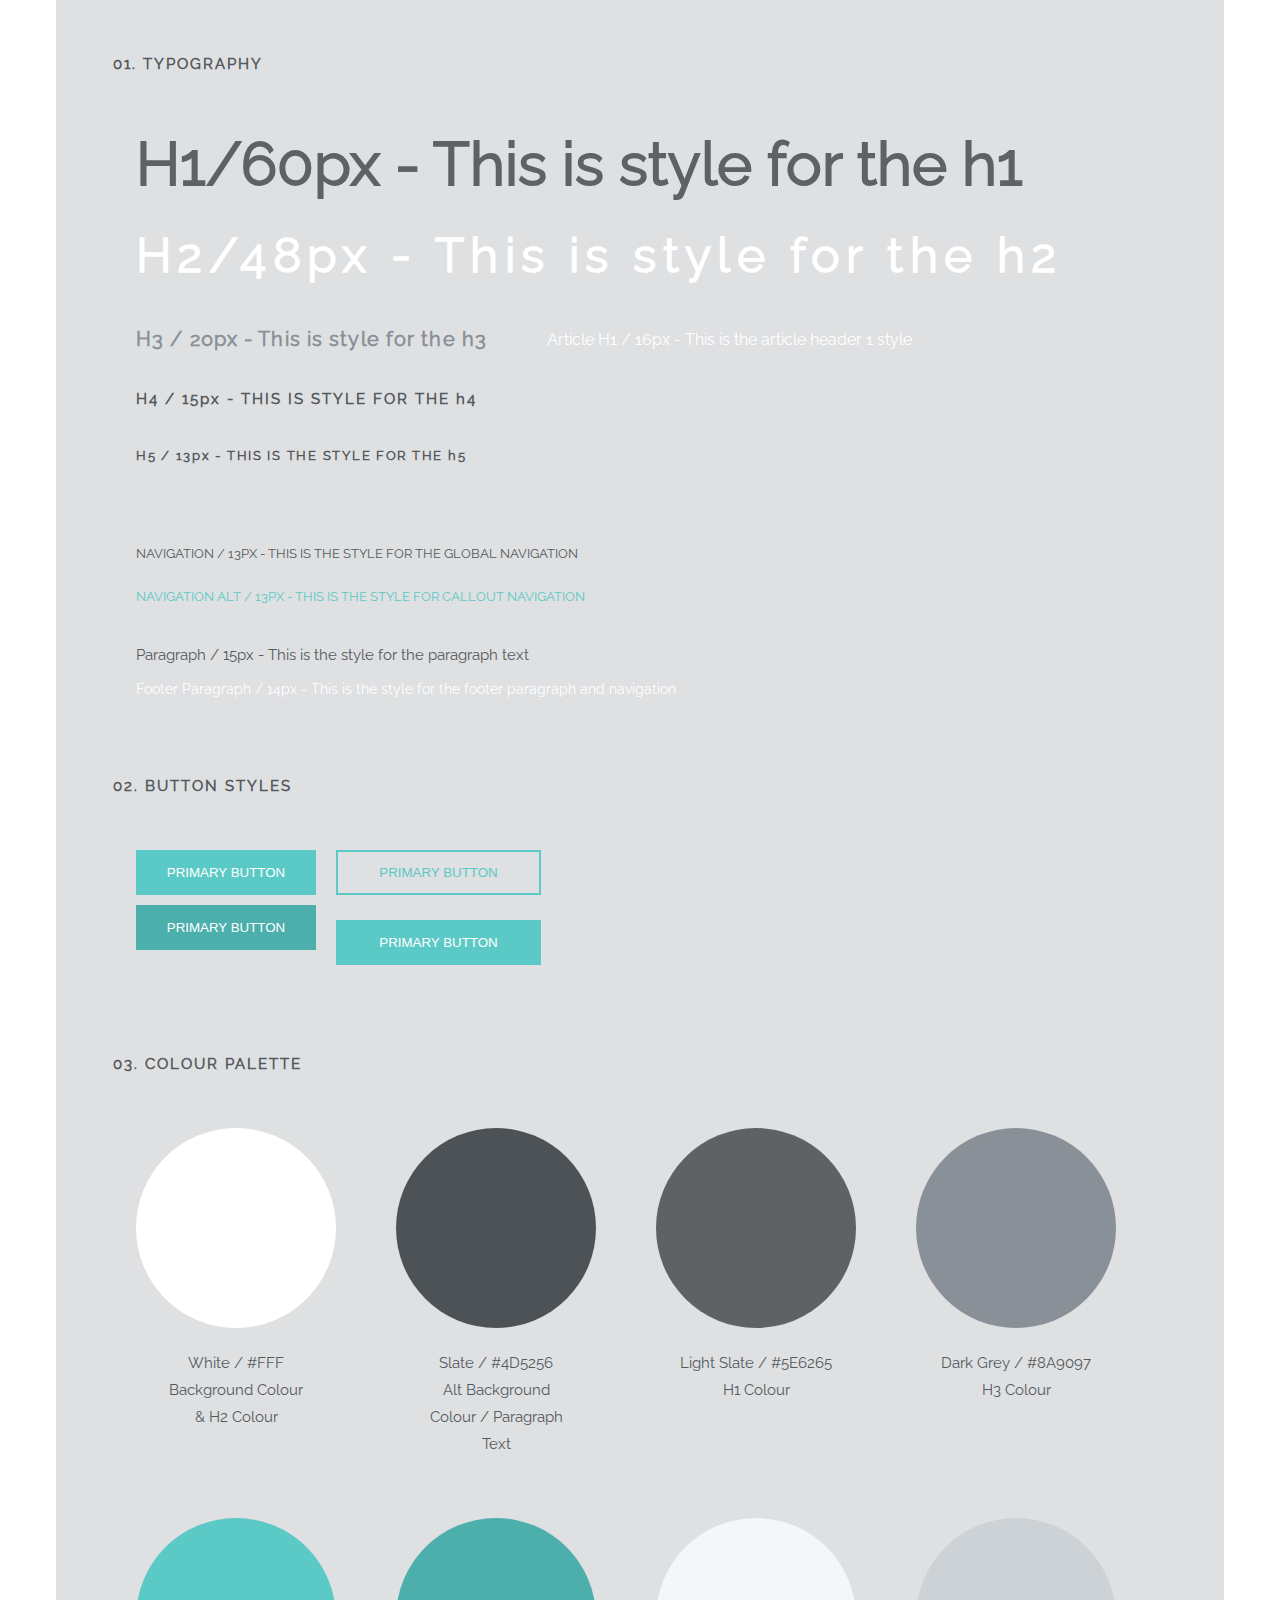
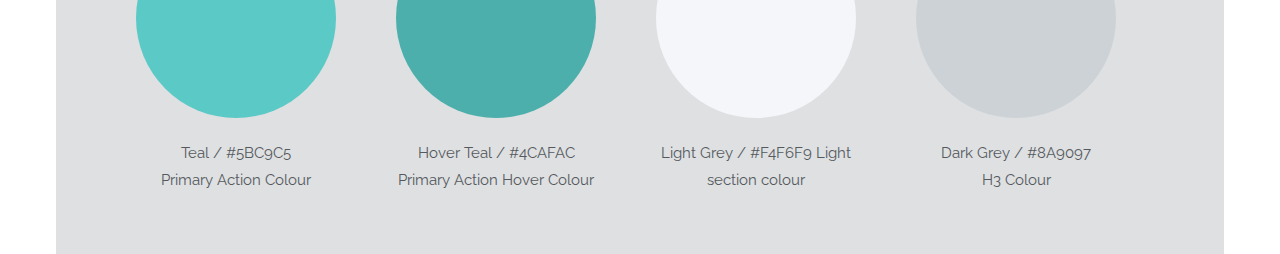
<file: styleguide.html>
<!DOCTYPE html>
<html lang="en">

<head>
  <meta charset="UTF-8">
  <meta http-equiv="X-UA-Compatible" content="IE=edge">
  <meta name="viewport" content="width=device-width, initial-scale=1.0">
  <!-- style.css -->
  <link rel="stylesheet" href="styles/styles.css" type="text/css">
  <!-- styleguide.css -->
  <link rel="stylesheet" href="styles/styleguide.css" type="text/css">
  <title>Style guide</title>
</head>

<body>
  <div class="container">
    <section>
      <h4 class="styleguide-title">01. TYPOGRAPHY</h4>
      <div class="styleguide-content">
        <h1>H1/60px - This is style for the h1</h1>
        <h2>H2/48px - This is style for the h2</h2>
        <h3>H3 / 20px - This is style for the h3</h3>
        <h1 class="heading-article">Article H1 / 16px - This is the article header 1 style</h1>
        <h4>H4 / 15px - THIS IS STYLE FOR THE h4</h4>
        <h5>H5 / 13px - THIS IS THE STYLE FOR THE h5</h5>
        <p class="nav-link nav-global">NAVIGATION / 13px - THIS IS THE STYLE FOR THE GLOBAL NAVIGATION</p>
        <p class="nav-link nav-callout">NAVIGATION ALT / 13px - THIS IS THE STYLE FOR CALLOUT NAVIGATION</p>
        <p class="paragraph">Paragraph / 15px - This is the style for the paragraph text</p>
        <p class="footer-paragraph">Footer Paragraph / 14px - This is the style for the footer paragraph and navigation</p>
      </div>
    </section>
    <section>
      <h4 class="styleguide-title">02. BUTTON STYLES</h4>
      <div class="styleguide-content btn-styleguide">
        <div class="btn-group">
          <button class="btn-primary" type="button">PRIMARY BUTTON</button>
          <button class="btn-primary btn-primary-hover" type="button">PRIMARY BUTTON</button>
        </div>
        <div class="btn-group">
          <button class="btn-secondary" type="button">PRIMARY BUTTON</button>
          <button class="btn-secondary btn-secondary-hover" type="button">PRIMARY BUTTON</button>
        </div>
      </div>
    </section>
    <section>
      <h4 class="styleguide-title">03. COLOUR PALETTE</h4>
      <div class="styleguide-content color-styleguide">
        <div class="color-item">
          <div class="color-bg color-white"></div>
          <p class="color-text">
            White / #FFF<br> Background Colour<br> & H2 Colour
          </p>
        </div>
        <div class="color-item">
          <div class="color-bg color-state"></div>
          <p class="color-text">
            Slate / #4D5256 <br>Alt Background <br>Colour / Paragraph<br> Text
          </p>
        </div>
        <div class="color-item">
          <div class="color-bg color-light-state"></div>
          <p class="color-text">
            Light Slate / #5E6265<br>H1 Colour
          </p>
        </div>
        <div class="color-item">
          <div class="color-bg color-dark-grey"></div>
          <p class="color-text">
            Dark Grey / #8A9097<br>H3 Colour
          </p>
        </div>
        <div class="color-item">
          <div class="color-bg color-teal"></div>
          <p class="color-text">
            Teal / #5BC9C5<br>Primary Action Colour
          </p>
        </div>
        <div class="color-item">
          <div class="color-bg color-teal-hover"></div>
          <p class="color-text">
            Hover Teal / #4CAFAC<br>Primary Action Hover Colour
          </p>
        </div>
        <div class="color-item">
          <div class="color-bg color-light-grey"></div>
          <p class="color-text">
            Light Grey / #F4F6F9 Light<br>section colour
          </p>
        </div>
        <div class="color-item">
          <div class="color-bg color-grey"></div>
          <p class="color-text">
            Dark Grey / #8A9097<br>H3 Colour
          </p>
        </div>
      </div>
    </section>
  </div>
</body>

</html>
</file>
<file: styles/styles.css>
/*font */

  @font-face {
    font-family: "Raleway";
    src: url(../fonts/Raleway-Regular.ttf);
  }

  @font-face {
    font-family: "Montserrat Bold";
    src: url(../fonts/Montserrat-Bold.ttf);
  }

  /* body */

  body {
    font-family: "Raleway";
    font-size: 16px;
  }

  /* text format */

  h1, h2, h3, h4, h5, p {
    color: #55595D;
  }

  h1 {
    font-size: 60px;
    line-height: 73px;
  }

  h2 {
    font-size: 48px;
    line-height: 59px;
    letter-spacing: 0.133333em;
  }

  h3{
    letter-spacing: 0.0555556em;
    font-size: 20px;
    line-height: 28px;
  }

  h4 {
    font-size: 15px;
    line-height: 18px;
    letter-spacing: 0.133333em;
    font-weight: 600;
  }

  h5, label {
    letter-spacing: 0.133333em;
    font-weight: 600;
    font-size: 13px;
    line-height: 15px;
  }

  p {
    font-size: 15px;
    line-height: 27px;
  }

  .paragraph-sm {
    font-size: 13px;
    line-height: 30px;
    font-weight: 500;
  }

  .footer-paragraph {
    font-weight: 500;
    font-size: 14px;
    line-height: 25px;
  }

  a {
    text-decoration: none;
  }

  /* ul, li format */

  ul, li {
    margin: 0;
    padding: 0;
  }

  ul {
    list-style: none;
    display: flex;
  }

  /* container */

  .container {
    height: 100%;
    padding: 0;
  }

  /* page */

  .page {
    height: auto;
  }

  .img {
    width: 100%;
    height: 100%;
  }

  /* button */

  .btn {
    letter-spacing: 0.133333em;
    font-weight: 600;
    font-size: 13px;
    line-height: 15px;
    padding: 0;
    border-radius: 0;
    display: flex;
    justify-content: center;
    align-items: center;
  }

  .btn-primary {
    width: 180px;
    height: 60px;
    border:none;
    color: #fff;
    background-color: #5BC9C5;
    text-transform: uppercase;
  }

  .btn-primary:hover{
    background-color: #4CAFAC;
  }

  .btn-secondary {
    width: 205px;
    height: 45px;
    border: 2px solid #5BC9C5;
    box-sizing: border-box;
    background: none;
    color: #5BC9C5;
    text-transform: uppercase;
  }

  .btn-secondary:hover{
    background-color: #5BC9C5;
    color: #fff;
    border: none;
  }

  /* overlay */

  .overlay {
    width: 100%;
    height: 100%;
  }

  /* nav */

  .nav {
    color: #55595D;
    letter-spacing: 0.133333em;
    font-size: 13px;
    line-height: 15px;
    font-weight: 600;
  }

  .row {
    margin: 0;
  }

  /*==========================
  Header section for web page
  ==========================*/

  .page-header {
    margin-bottom: 20px;
  }

  .header-row {
    margin: 0;
    display: flex;
    align-items: center;
    justify-content: space-between;
  }

  /* logo */

  .logo-box, .logo-container {
    padding: 0;
  }

  .logo-header {
    height: 100%;
  }

  /* navigation */

  .nav-main {
    display: flex;
    justify-content: flex-end;
  }

  .nav-items {
    width: 100%;
    justify-content: flex-end;
  }

  .nav-item {
    display: flex;
    align-items: center;
    justify-content: center;
    position: relative;
    padding: 0 30px;
  }

  .nav-item::after {
    height: 50%;
    position: absolute;
    content: "";
    right: 0;
    border-right: 1px solid #E5E7E9;
  }

  .nav-item:last-child::after {
    border:none
  }

  .nav-link {
    padding: 10px 0;
    border-bottom: 1px solid #fff;
    text-transform: uppercase;
  }

  .nav-link:hover {
    border-bottom: 1px solid #5BC9C5;
    color: #5BC9C5;
  }

  .subscribe-search {
    display: flex;
    justify-content: flex-end;
    padding: 0;
  }

  .subscribe-search-box {
    width: 205px;
    background-color: #414A52;
    margin: 0;
  }

  .btn-subcribe-search {
    height: 100px;
    display: flex;
    align-items: center;
    justify-content: center;
    padding: 0;
    color: #5BC9C5;
    border: none;
    background: none;
    text-transform: uppercase;
    position: relative;
  }

  .btn-subcribe-search:hover {
    background-color: #373f46;
    color: #5BC9C5;
  }

  .btn-subcribe-search:first-of-type::after{
    content : "";
    position: absolute;
    border-right: 1px solid #55616B;
    height: 50%;
    right: 0;
  }

  .search-icon {
    width: 15px;
    height: 15px;
    /* margin-left: 20px; */
  }

  .nav-mobile {
    display: none;
  }

  .nav-mobile-item {
    display: flex;
    align-items: center;
    height: 50px;
    padding-left: 15px;
    border-bottom: 1px solid #8A9097;
    text-transform: uppercase;
  }

  .nav-mobile-item:hover {
    color: #fff;
    background-color: #8A9097;
  }

  .nav-mobile-item:last-child {
    border-bottom: none;
  }

  /*=============
  Banner section
  =============*/

  .banner {
    padding: 0 20px;
  }

  .banner-overlay {
    background-color: rgba(65, 74, 82, 0.6);
    display: flex;
    flex-wrap: wrap;
    position: absolute;
    top: 0;
  }

  .banner-row {
    margin: 0 0 120px 0;
    display: flex;
    justify-content: center;
  }

  .banner-content {
    padding-top: 165px;
    display: flex;
    flex-wrap: wrap;
    justify-content: center;
    text-align: center;
  }

  .banner-heading {
    font-size: 45px;
    letter-spacing: 0.0166667em;
    font-weight: 300;
    margin-bottom: 40px;
    color: #fff;
  }

  .banner-btn {
    height: 90px;
    display: flex;
    justify-content: center;
  }

  .banner-paragraph {
    padding: 30px 60px 0 60px;
    letter-spacing: 0.0555556em;
    border-top: 1px solid rgba(255, 255, 255, 0.25);
    color: #fff;
  }

  .carousel-indicators [data-bs-target] {
    width: 10px;
    height: 10px;
    border-radius: 50%;
    margin-right: 10px;
  }

  .carousel-indicators {
    margin-bottom: 35px;
  }

  .slide {
    height: 100%;
    width: 100%;
  }

  /*====================
  The collective section
  =====================*/

  .page-collective {
    padding: 125px 15px 116px 0;
  }

  .collective-box {
    display: flex;
    justify-content: center;
  }

  .collective-heading {
    display: flex;
    justify-content: flex-end;
  }

  .heading-border {
    padding-bottom: 15px;
    position: relative;
    text-transform: uppercase;
    height: fit-content;
  }

  .heading-border::before {
    position: absolute;
    content: "";
    bottom: 0;
    width: 30px;
    border-bottom: 2px solid #66E0E5;
  }

  .collective-paragraph {
    padding:0 30px 0 115px;
    margin: 0;
  }

  .collective-video {
    padding: 45px 10px;
  }

  /*==============
  Teams section
  ===============*/

  .page-teams .container {
    background-color: #F4F6F9;
  }

  .teams-box {
    display: flex;
    justify-content: center;
    padding: 125px 0 108px 0;
  }

  .teams-title {
    padding: 0 65px;
  }

  .teams-main {
    margin-top: 65px;
  }

  .team-card {
    height: 300px;
    margin: 0 10px;
    position: relative;
  }

  .team-overlay {
    position: absolute;
    background-color: rgba(91, 201, 197,0.8);
    top: 0;
    opacity: 0;
  }

  .team-overlay > * {
    transform: translateY(20px);
    transition: transform 0.25s;
  }

  .team:hover .team-overlay {
    opacity: 1;
  }

  .team:hover .team-overlay > * {
    transform: translateY(0);
  }

  .team-info {
    padding: 80px 10px 0 0;
    text-align: center;
  }

  .team-name {
    margin-bottom: 15px;
    color: #fff;
    text-transform: uppercase;
  }

  .team-description {
    color: #fff;
  }

  .team-contact {
    margin-top: 20px;
  }

  .team-contact-icon {
    margin-right: 10px;
  }

  .team-skills {
    margin-top: 55px;
  }

  .team-skill{
    padding: 0 15px;
    margin-bottom: 30px;
  }

  .team-skill-name {
    height: 30px;
    width: 100%;
    display: flex;
    justify-content: space-between;
    text-transform: uppercase;
  }

  .team-skill-percent {
    font-weight: 800;
  }

  .progress {
    background-color: #4D5256;
  }

  .progress-bar {
    background-color: #5BC9C5;
  }

  /*==================
  Achievement section
  ===================*/

  .page-achievement .container {
    background-image: url(../images/achievement.jpg);
    background-size: 100% 100%;
    padding: 0;
  }

  .achievement-overlay {
    background-color: rgba(65, 74, 82, 0.8);
  }

  .achievement-main {
    margin: 0;
    display: flex;
    justify-content: center;
  }

  .achievement-column {
    display: flex;
    justify-content: center;
  }

  .achievement-card {
    position: relative;
    display: flex;
    align-items: center;
    justify-content: center;
    margin: 160px 0;
  }

  .achievement-card::after {
    content: "";
    right: 0;
    width: 1px;
    height: 50px;
    background-color: rgba(255, 255, 255, 0.25);
    position: absolute;
  }

  .achievement-card:last-child::after {
    background: none;
  }

  .achievement-image {
    height: 60px;
    width: 60px;
    margin-right: 20px;
  }

  .achievement-content {
    height: au;
  }

  .achievement-count {
    font-family: "Montserrat Bold";
    color: #fff;
    margin: 0;
  }

  .achievement-name {
    color: #fff;
    text-transform: uppercase;
  }

  /*===============
  Articles section
  ================*/

  .page-articles .container {
    background-color: #F4F6F9;
  }

  .articles-box {
    display: flex;
    justify-content: center;
  }

  .articles-main {
    display: flex;
    justify-content: center;
    padding: 125px 0;
  }

  .articles-header {
    height: 35px;
    padding: 0 10px 0 60px;
    margin: 0;
    display: flex;
    justify-content: space-between;
  }

  .articles-sort {
    height: 100%;
    padding: 0;
    display: flex;
    justify-content: space-between;
    align-items: center;
  }

  .articles-label, .articles-select {
    color: rgba(85, 89, 93, 0.5);
  }

  .articles-label {
    padding-bottom: 15px;
    padding-left: 30px;
    text-transform: uppercase;
  }

  .articles-select {
    border: none;
    width: 225px;
    font-size: 14px;
    line-height: 14px;
    display: flex;
    align-items: flex-start;
    height: 100%;
    background: none;
    border-bottom: 2px solid #66E0E5;
    color: rgba(85, 89, 93, 0.5);
  }

  .articles-columns {
    margin: 75px 0 0 0;
  }

  .articles-column {
    display: flex;
    justify-content: center;
  }

  .articles-column:first-child {
    padding-left: 0;
  }

  .articles-column:last-child {
    padding-right: 0;
  }

  .articles-card {
    padding-right: 15px;
  }

  .articles-card-image {
    width: 100%;
    position: relative;
  }

  .articles-overlay {
    display: flex;
    position: absolute;
    top: 0;
    background-color: rgba(65, 74, 82, 0.6);
    align-items: flex-end;
    padding: 0 0 15px 10px;
  }

  .articles-button {
    width: 120px;
    height: 25px;
    border-radius: 40px;
    border: none;
    background-color: #5BC9C5;
    color: #fff;
    letter-spacing: normal;
    display: none;
  }

  .articles-overlay:hover .articles-button {
    display: block;
  }

  .articles-button:hover {
    background-color: #4CAFAC;
    color: #fff;
  }

  .articles-card-title {
    margin-top: 25px;
    line-height: 30px;
    color: #414A52;
    font-weight: 500;
  }

  .articles-card-title:hover {
    color: #0000FF;
  }

  .articles-link {
    width: 100%;
    height: 100%;
  }

  .articles-decription {
    margin-top: 10px;
    padding-bottom: 35px;
    border-bottom: 1px solid #E1E3E7;
  }

  .articles-more {
    display: flex;
    justify-content: space-between;
  }

  .articles-product {
    color: #5BC9C5;
  }

  .articles-product:hover {
    color: #4CAFAC;
  }

  .articles-favorite {
    display: flex;
    align-items: center;
  }

  .favorite-icon {
    width: 100%;
  }

  .articles-count {
    padding: 0;
    margin: 0 0 0 5px;
  }

  /*================
  Templates section
  =================*/

  .templates-head {
    display: flex;
    justify-content: center;
    padding-top: 125px;
  }

  .templates-info {
    margin-top: 65px;
  }

  .templates-info-box {
    display: flex;
  }

  .templates-info-card {
    padding: 0;
  }

  .templates-info-card:nth-of-type(1) .templates-info-box{
    justify-content: flex-end;
    border-right: 1px solid #E5E7E9;
  }

  .templates-info-card:nth-of-type(2) .templates-info-box{
    justify-content: flex-start;
  }

  .templates-info-card:nth-of-type(2) .templates-description {
    margin-left: 95px;
  }

  .templates-info-card:nth-of-type(1) .templates-description {
    margin-right: 95px;
  }

  .template-card {
    margin-top: 80px;
    padding: 0;
    background-size: 100% 100%;
    position: relative;
  }

  .template-overlay {
    background-color: rgb(65, 74, 82, 0.9);
    position: absolute;
    top: 0;
    opacity: 0;
  }

  .template-overlay > * {
    transform: translateY(20px);
    transition: transform 0.25s;
  }

  .template-card:hover .template-overlay {
    opacity: 1;
  }

  .template-card:hover .template-overlay > * {
    transform: translateY(0);
  }

  .template-head {
    width: 100%;
    padding: 30px 0 0 50px;
    display: flex;
  }

  .template-favorite {
    display: flex;
    align-items: center;
  }

  .template-favorite-img {
    height: 15px;
    width: 15px;
    margin-left: 10px;
  }

  .template-text {
    margin: 0 0 0 5px;
    color: #fff;
  }

  .template-link:nth-of-type(1) .template-text::after {
    content: "";
    border-right: 1px solid #fff;
    padding-right: 10px;
    opacity: 0.25;
  }

  .template-main {
    margin-top: 120px;
    width: 100%;
    text-align: center;
    display: flex;
    flex-direction: column;
    align-items: center;
  }

  .template-date {
    color: #B0B3B6;
  }

  .template-heading {
    position: relative;
    padding:0 15px 30px 15px;
    margin-bottom: 38px;
    text-transform: uppercase;
    color: #fff;
  }

  .template-heading::after {
    content: "";
    position: absolute;
    bottom: 0;
    width: 50%;
    right: 25%;
    border-bottom: 2px solid #FFF;
  }

  .templates-more {
    padding: 70px 0;
    display: flex;
    justify-content: center;
  }

  /*==============
  footer section
  ================*/

  .footer-container {
    background-color: #414A52;
  }

  .footer-main {
    display: flex;
    justify-content: center;
    padding-bottom: 100px;
  }

  .footer-logo {
    margin-top: 70px;
    padding-right: 30px;
  }

  .footer-description {
    color: #fff;
    padding-right: 30px;
    margin-top: 30px;
  }

  .footer-border {
    padding-bottom: 40px;
    border-bottom: 1px solid rgba(255, 255, 255, 0.15);
  }

  .nav-footer {
    padding-top: 35px;
    padding-left: 0;
  }

  .nav-footer-main {
    display: flex;
    justify-content: space-between;
  }

  .nav-footer-item {
    padding: 0 30px;
  }

  .nav-footer-item:first-child {
    padding: 0;
  }

  .nav-right-items {
    display: flex;
    justify-content: flex-end;
    flex-direction: row;
  }

  .nav-right-item {
    display: flex;
    justify-content: flex-end;
    padding-left: 30px;
  }

  .nav-right-item:last-child {
    position: relative;
  }

  .nav-item-share, .nav-footer-link {
    color: #fff;
  }

  .nav-item-share:hover, .nav-footer-link:hover {
    color: #8A9097;
  }

  .nav-item-share:hover ~ .nav-share {
    display: flex;
  }

  .nav-share {
    position: absolute;
    width: 230px;
    height: 45px;
    top: -50px;
    left: -55px;
    background-color: #DADADA;
    border-radius: 5px;
    display: flex;
    align-items: center;
    justify-content: space-between;
    display: none;
  }

  .nav-share::after {
    content: "";
    bottom: -5px;
    left: 50%;
    position: absolute;
    border-color: transparent;
    width: 16px;
    height: 16px;
    background-color: #DADADA;
    border-radius: 3px;
    transform: rotate(45deg);
  }

  .nav-share-items {
    width: 100%;
  }

  .nav-share-item {
    border-right: 1px solid #E5E7E9;
  }

  .copyright {
    color: rgba(255, 255, 255, 0.5);
    padding-top: 30px;
  }

  .author {
    color: #5BC9C5;
  }

  /* Responsive max-width: 1600px */

  @media screen and (max-width: 1600px) {

    /*=============
    Header section
    ==============*/

    .page-header {
      margin-bottom: 20px;
    }

    .logo-box {
      padding-left: 15px;
      height: 50%;
    }

    .nav-main, .subscribe-search {
      display: none;
    }

    .subscribe-search-box {
      width: 100%;
      margin: 20px 0;
    }

    .nav-mobile {
      align-items: center;
      display: flex;
      justify-content: center;
      height: 50%;
    }

    /*=============
    Banner section 
    ==============*/

    .banner-row {
      margin: 0;
    }

    .banner-heading {
      font-size: 22px;
      line-height: 30px;
      margin-bottom: 10px;
    }

    .carousel-indicators {
      margin-bottom: 10px;
    }

    .banner-btn {
      width: 100%;
      height: 75px;
      border-bottom: 1px solid rgba(255, 255, 255, 0.25);
    }

    .btn-primary {
      height: 45px;
    }
    
    .banner-paragraph {
      font-size: 12px;
      padding-top: 15px;
    }

    /*=====================
    The collective section
    ======================*/

    .page-collective {
      padding: 75px 0 65px 13px;
    }

    .collective-heading {
      margin-bottom: 20px;
      display: flex;
      justify-content: center;
    }

    .collective-video {
      display: flex;
      justify-content: center;
    }

    .collective-paragraph {
      padding:0 30px 0 12px;
    }

    /*=================
    The teams section 
    ==================*/

    .team {
      display: flex;
      justify-content: center;
    }

    .teams-main {
      text-align: center;
    }

    .teams-box {
      padding: 75px 0 58px 0;
    }

    .teams-title {
      text-align: center;
      margin-top: 38px;
    }

    .teams-title {
      text-align: center;
    }

    .team {
      margin-bottom: 38px;
    } 

    .team-card {
      width: 266px;
    }

    /*==================
    achievement section
    ==================*/

    .achievement-column {
      width: auto;
      align-content: space-around;
    }

    .achievement-card::after {
      display: none;
    }

    .achievement-card {
      margin:0 0 50px 0;
    }

    .achievement-card:last-child {
      margin: 0;
    }

    /*===============
    articles section
    ===============*/

    .articles-main {
      padding: 50px 0;
    }

    .articles-header {
      text-align: center;
      height: auto;
      margin: 50px 0;
      padding: 0;
    }

    .articles-columns {
      margin-top: 50px;
    }

    .articles-column {
      margin-bottom: 50px;
    }

    .articles-column:first-child {
      padding-left: 12px;
    }
    
    .articles-column:last-child {
      padding-right: 12px;
    }

    .articles-content {
      height: auto;
      width: 100%;
    }

    .articles-sort {
      margin-top: 50px;
      justify-content: center;
    }

    .articles-label {
      padding: 0 15px 0 0;
    }

    .articles-select {
      padding-bottom: 15px;
    }

    .articles-card {
      padding: 0;
      /* width: 370px; */
    }

    /*================
    templates section
    =================*/

    .templates-head {
      padding-top: 75px;
    }

    .template {
      display: flex;
      justify-content: center;
    }
    
    .templates-info-card:nth-of-type(2) .templates-description {
      margin-left: 0;
    }
    
    .templates-info-card:nth-of-type(1) .templates-description {
      margin-right: 0;
    }

    .templates-info-card:nth-of-type(2) {
      margin-top: 70px;
    }

    /*=============
    footer section
    ==============*/

    .nav-footer-items {
      flex-direction: column;
      margin-bottom: 15px;
    }

    .nav-footer-item {
      height: 40px;
      padding: 12px;
    }

    .nav-right-items {
      display: flex;
      justify-content: flex-end;
      flex-direction: column;
    }

    .nav-right-item {
      justify-content: flex-start;
      height: 40px;
      padding-left: 12px;
    }

    .nav-share {
      left: -10px;
    }

  }

  @media screen and (max-width: 349px) {

    h4 {
      font-size: 12px;
    }

    .btn-secondary {
      width: 150px;
      height: 35px;
    }
    
    .template-heading {
      margin-bottom: 10px;
    }

  }

  @media screen and (max-width: 767px) {

    /*=============
    Header section
    ==============*/

    .btn-subcribe {
      font-size: 50%;
    }

    /*=============
    Banner section
    ===============*/

    .banner {
      margin: 0;
      height: 100%;
    }

    .banner-content {
      padding-top: 10px;
    }

    .carousel-item {
      height: 300px;
    }

    .banner-heading {
      font-size: 20px;
      line-height: 30px;
      margin: 15px 0;
    }

    .banner-btn {
      height: 65px;
      border-bottom: 1px solid rgba(255, 255, 255, 0.25);
    }

    .btn-primary {
      height: 45px;
    }
    
    .banner-paragraph {
      font-size: 12px;
      padding: 15px 0 0 0;
    }

    /*================
    Templates section
    =================*/

    .template-card {
      margin-top: 30px;
    }

    .template-head {
      padding:10px 0 0 0;
    }

    .template-main {
      margin-top: 0;
    }

    .template-heading {
      padding: 0 15px 15px 15px;
    }

  }

  @media screen and (min-width: 768px) and (max-width: 1600px) {


    /* Header section */

    .header-row {
      margin: 0 12px;
    }

    /*=============
    Banner section
    =============*/

    .banner-content {
      padding-top: 60px;
    }

    /*============
    Teams section
    =============*/

    .teams-main {
      padding-left: 0;
      justify-content: space-around;
    }

    /*===============
    Articles section
    ================*/

    .articles-sort {
      margin: 0;
    }

    /*================
    Templates section
    =================*/

    .template-main {
      margin-top: 60px;
    }

    .template-card {
      margin-top: 30px;
    }

    /*=============
    Footer section
    ==============*/

    .nav-footer-item {
      height: 40px;
      padding: 10px;
    }

    .copyright {
      padding-top: 70px;
    }
  }

  @media screen and (min-width: 992px) and (max-width: 1600px) {

    .banner-content {
      padding-top: 66px;
    }

    .banner-heading {
      margin: 30px 0;
    }

    .banner-btn {
      height: 90px;
    }

    .btn-primary {
      height: 45px;
    }
    
    .banner-paragraph {
      font-size: 12px;
      padding: 15px 0 0 0;
    }
  }
</file>
<file: styles/styleguide.css>
* {
  margin: 0;
  padding: 0;
}

.container {
  width: 1168px;
  height: 100%;
  margin: 0 auto;
  padding-top: 20px;
  background-color: #DEE0E2;
}

.styleguide-content {
  padding-left: 80px;
  margin-top: 55px;
}

/* text */

h1 {
  color: #5E6265;
}

h2 {
  margin-top: 25px;
  color: #fff;
}

h3 {
  color: #8A9097;
  margin-top: 40px;
  margin-right: 60px;
  float: left;
}

h4 {
  margin-top: 35px;
}

h5 {
  margin-top: 40px;
}

h1.heading-article  {
  font-size: 16px;
  line-height: 30px;
  font-weight: 500;
  margin-top: 40px;
  color: #fff;
}

.styleguide-title {
  padding-left: 57px;
}

.nav-link {
  padding: 0;
  border: none;
  justify-content: flex-start;
  font-size: 13px;
}

.nav-global {
  margin-top: 77px;
}

.nav-callout {
  color: #5BC9C5;
  margin-top: 16px;
}

.paragraph {
  margin-top: 32px;
}

.footer-paragraph{
  margin-top: 8px;
  padding-bottom: 40px;
  color: #fff;
}

/* button */

.btn-styleguide {
  display: flex;
  padding-bottom: 55px;
}

.btn-group {
  width: 200px;
}

.btn-primary-hover {
  background-color: #4CAFAC;
  margin-top: 10px;
}

.btn-secondary-hover {
  background-color: #5BC9C5;
  border: none;
  margin-top: 25px;
  color: #fff;
}

/* color */

.color-styleguide {
  display: flex;
  flex-wrap: wrap;
}

.color-item {
  width: 200px;
  margin-right: 60px;
  margin-bottom: 60px;
}

.color-bg {
  width: 100%;
  height: 200px;
  border-radius: 50%;
}

.color-text {
  text-align: center;
  margin-top: 22px;
  font-size: 15px;
  line-height: 27px;
  color: #55595D;
}

.color-white {
  background-color: #fff;
}

.color-state {
  background-color: #4D5256;
}

.color-light-state {
  background-color: #5E6265;
}

.color-dark-grey {
  background-color: #8A9097;
}

.color-teal {
  background-color: #5BC9C5;
}

.color-teal-hover {
  background-color: #4CAFAC;
}

.color-light-grey {
  background-color: #F4F6F9;
}

.color-grey {
  background-color: #CDD2D7;
}
</file>
